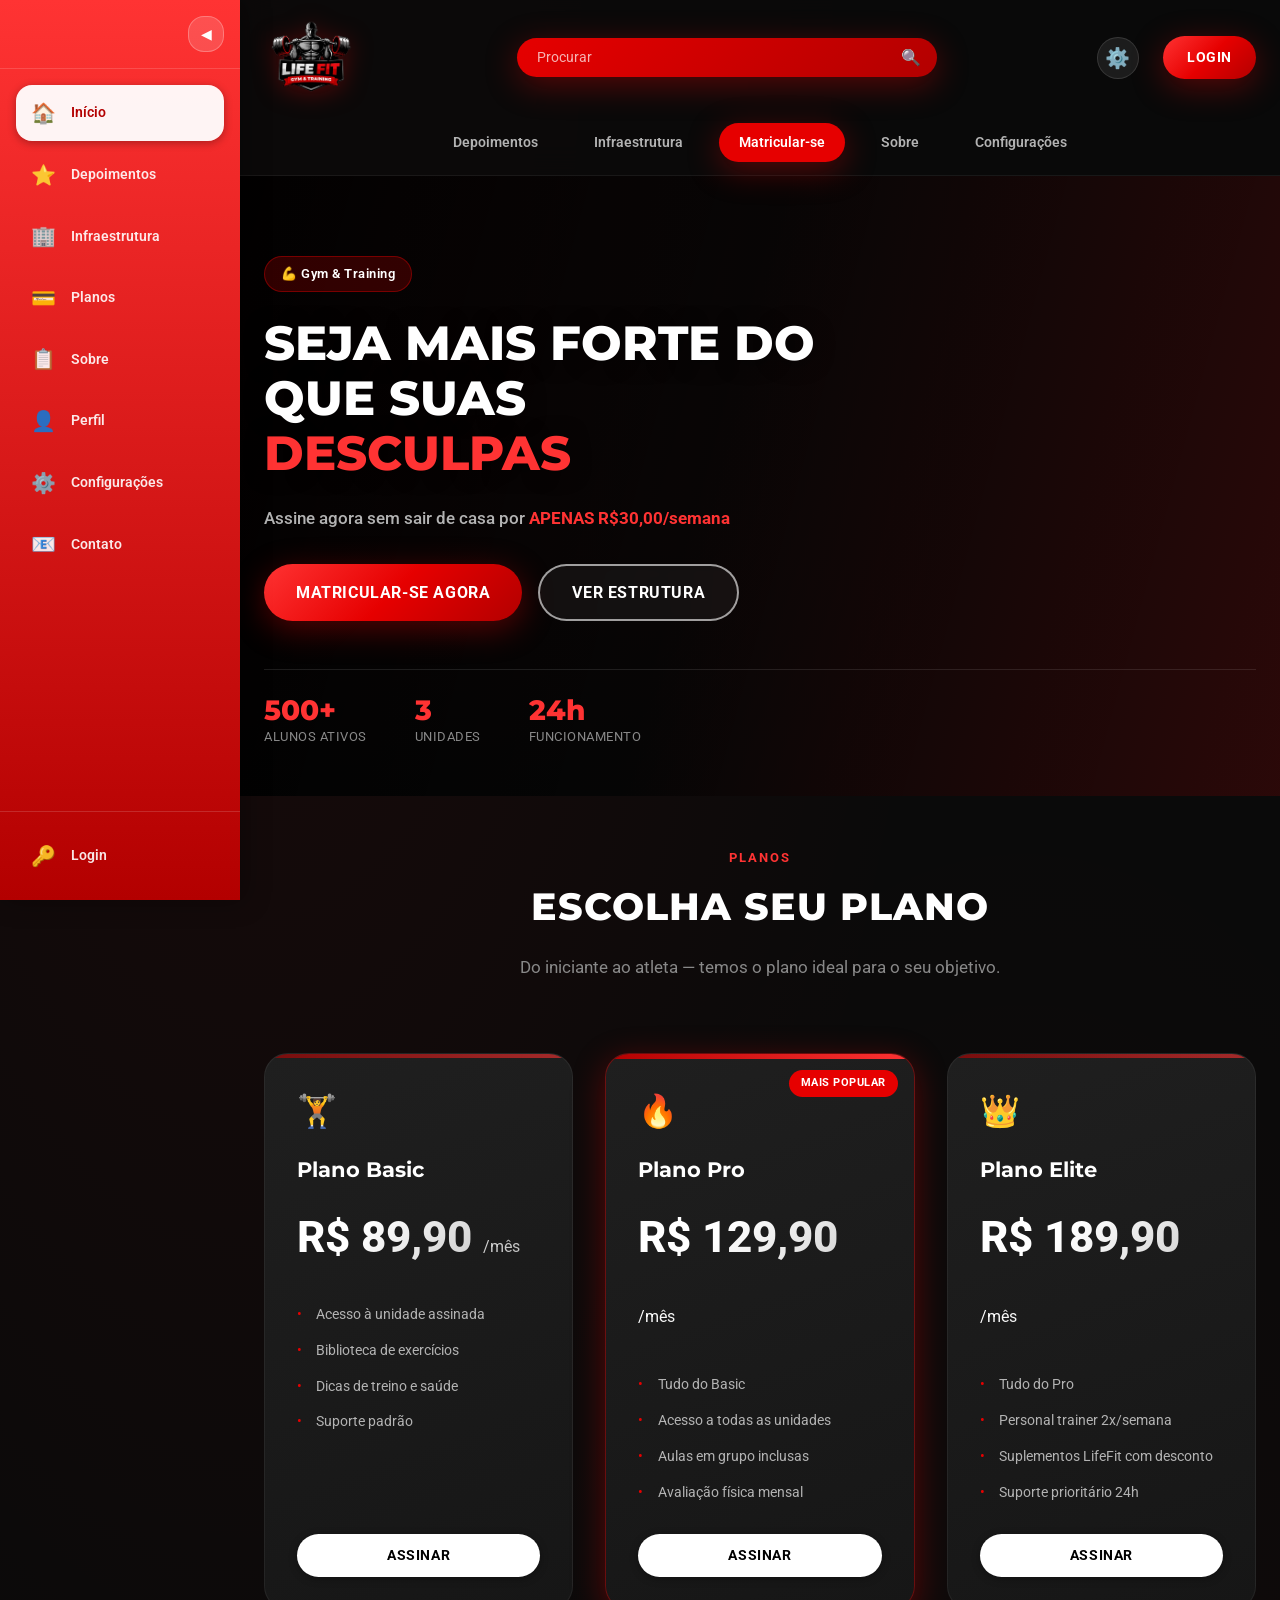
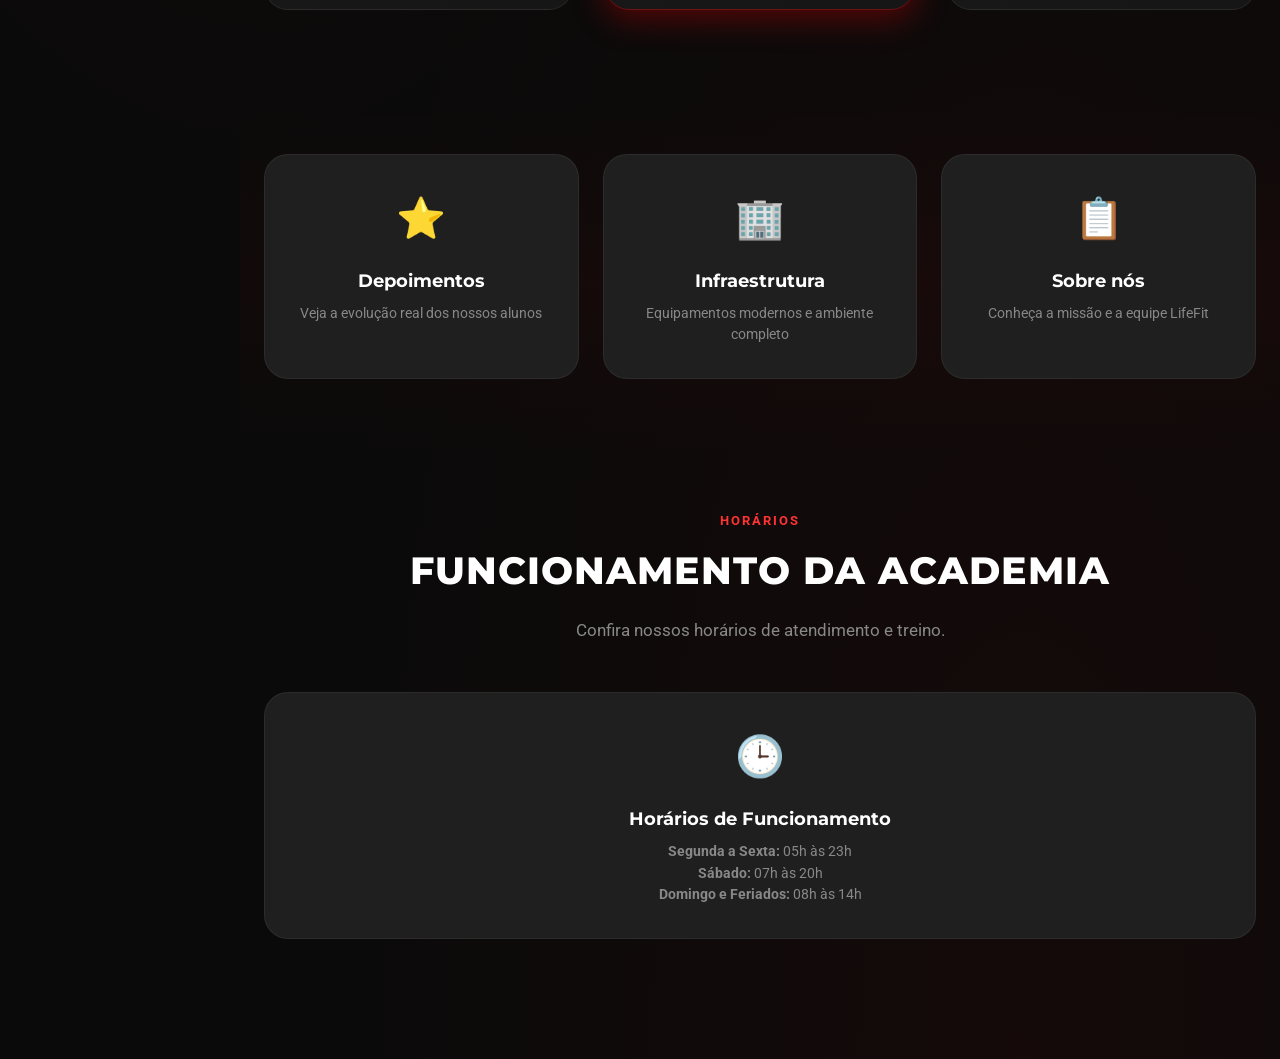
<file: index.html>
<!DOCTYPE html>
<html lang="pt-BR">
<head>
  <meta charset="UTF-8">
  <meta name="viewport" content="width=device-width, initial-scale=1.0">
  <meta name="description" content="LifeFit Gym & Training - Academia com planos Basic, Pro e Elite.">
  <title>LifeFit | Gym & Training</title>
  <link rel="preconnect" href="https://fonts.googleapis.com">
  <link rel="preconnect" href="https://fonts.gstatic.com" crossorigin>
  <link href="https://fonts.googleapis.com/css2?family=Montserrat:wght@600;700;800&family=Roboto:wght@400;500;700&display=swap" rel="stylesheet">
  <link rel="stylesheet" href="css/reset.css">
  <link rel="stylesheet" href="css/variables.css">
  <link rel="stylesheet" href="css/style.css">
  <link rel="stylesheet" href="css/responsive.css">
</head>
<body class="has-bottom-nav" data-page="home">

  <div class="app-layout">
    <aside class="sidebar" id="sidebar" aria-label="Menu lateral"></aside>
    <div class="app-main">

      <!-- Header -->
      <header class="header">
        <div class="header__top">
          <a href="index.html" class="logo">
            <img src="assets/images/logo.png" alt="LifeFit Gym & Training">
          </a>
          <div class="header__search">
            <input type="search" placeholder="Procurar">
            <span class="header__search-icon">🔍</span>
          </div>
          <a href="pages/configuracoes.html" class="header__icon-btn" title="Configurações" aria-label="Configurações">⚙️</a>
          <a href="pages/login.html" class="btn btn--red">Login</a>
          <button class="menu-toggle" id="menuToggle" aria-label="Abrir menu lateral">
            <span class="menu-toggle__bar"></span>
            <span class="menu-toggle__bar"></span>
            <span class="menu-toggle__bar"></span>
          </button>
        </div>
        <nav class="subnav" id="subnav">
          <a href="pages/depoimentos.html" class="subnav__link">Depoimentos</a>
          <a href="pages/infraestrutura.html" class="subnav__link">Infraestrutura</a>
          <a href="pages/planos.html" class="subnav__link subnav__link--active">Matricular-se</a>
          <a href="pages/sobre.html" class="subnav__link">Sobre</a>
          <a href="pages/configuracoes.html" class="subnav__link">Configurações</a>
        </nav>
      </header>

      <main>
        <!-- Hero -->
        <section class="hero">
          <div class="hero__overlay"></div>
          <div class="hero__content">
            <span class="hero__badge">💪 Gym & Training</span>
            <h1 class="hero__title">Seja mais forte do que suas <span class="text-red">desculpas</span></h1>
            <p class="hero__cta">Assine agora sem sair de casa por <strong>APENAS R$30,00/semana</strong></p>
            <div class="hero__actions">
              <a href="pages/planos.html" class="btn btn--red btn--lg">Matricular-se agora</a>
              <a href="pages/infraestrutura.html" class="btn btn--outline btn--lg">Ver estrutura</a>
            </div>
            <div class="hero__stats">
              <div class="hero__stat"><strong>500+</strong><span>Alunos ativos</span></div>
              <div class="hero__stat"><strong>3</strong><span>Unidades</span></div>
              <div class="hero__stat"><strong>24h</strong><span>Funcionamento</span></div>
            </div>
          </div>
        </section>

        <!-- Planos na home -->
        <section class="page-section container">
          <div class="section-header">
            <span class="section-tag">Planos</span>
            <h2 class="page-title">Escolha seu plano</h2>
            <p class="section-desc">Do iniciante ao atleta — temos o plano ideal para o seu objetivo.</p>
          </div>
          <div class="plans-grid">
            <article class="plan-card" data-animate>
              <span class="plan-card__icon">🏋️</span>
              <h3 class="plan-card__name">Plano Basic</h3>
              <p class="plan-card__price">R$ 89,90 <span>/mês</span></p>
              <ul class="plan-card__features">
                <li>Acesso à unidade assinada</li>
                <li>Biblioteca de exercícios</li>
                <li>Dicas de treino e saúde</li>
                <li>Suporte padrão</li>
              </ul>
              <a href="pages/planos.html#basic" class="btn btn--white btn--block">Assinar</a>
            </article>
            <article class="plan-card plan-card--featured" data-animate>
              <span class="plan-card__badge">Mais popular</span>
              <span class="plan-card__icon">🔥</span>
              <h3 class="plan-card__name">Plano Pro</h3>
              <p class="plan-card__price">R$ 129,90 <span>/mês</span></p>
              <ul class="plan-card__features">
                <li>Tudo do Basic</li>
                <li>Acesso a todas as unidades</li>
                <li>Aulas em grupo inclusas</li>
                <li>Avaliação física mensal</li>
              </ul>
              <a href="pages/planos.html#pro" class="btn btn--white btn--block">Assinar</a>
            </article>
            <article class="plan-card" data-animate>
              <span class="plan-card__icon">👑</span>
              <h3 class="plan-card__name">Plano Elite</h3>
              <p class="plan-card__price">R$ 189,90 <span>/mês</span></p>
              <ul class="plan-card__features">
                <li>Tudo do Pro</li>
                <li>Personal trainer 2x/semana</li>
                <li>Suplementos LifeFit com desconto</li>
                <li>Suporte prioritário 24h</li>
              </ul>
              <a href="pages/planos.html#elite" class="btn btn--white btn--block">Assinar</a>
            </article>
          </div>
        </section>

        <!-- Destaques rápidos -->
        <section class="highlights">
          <div class="container highlights__grid">
            <a href="pages/depoimentos.html" class="highlight-card" data-animate>
              <span class="highlight-card__icon">⭐</span>
              <h3>Depoimentos</h3>
              <p>Veja a evolução real dos nossos alunos</p>
            </a>
            <a href="pages/infraestrutura.html" class="highlight-card" data-animate>
              <span class="highlight-card__icon">🏢</span>
              <h3>Infraestrutura</h3>
              <p>Equipamentos modernos e ambiente completo</p>
            </a>
            <a href="pages/sobre.html" class="highlight-card" data-animate>
              <span class="highlight-card__icon">📋</span>
              <h3>Sobre nós</h3>
              <p>Conheça a missão e a equipe LifeFit</p>
            </a>
          </div>
        </section>
        <section class="page-section container">
  <div class="section-header">
    <span class="section-tag">Horários</span>
    <h2 class="page-title">Funcionamento da Academia</h2>
    <p class="section-desc">Confira nossos horários de atendimento e treino.</p>
  </div>

  <div class="highlight-card" data-animate>
    <span class="highlight-card__icon">🕒</span>
    <h3>Horários de Funcionamento</h3>
    <p><strong>Segunda a Sexta:</strong> 05h às 23h</p>
    <p><strong>Sábado:</strong> 07h às 20h</p>
    <p><strong>Domingo e Feriados:</strong> 08h às 14h</p>
  </div>
</section>
      </main>

      <!-- Bottom Nav (mobile) -->
      <nav class="bottom-nav" aria-label="Navegação principal">
        <ul class="bottom-nav__list">
          <li>
            <a href="pages/perfil.html" class="bottom-nav__link">
              <span class="bottom-nav__icon">👤</span>
              Perfil
            </a>
          </li>
          <li>
            <a href="index.html" class="bottom-nav__link bottom-nav__link--active">
              <span class="bottom-nav__icon">🏠</span>
              Início
            </a>
          </li>
          <li>
            <a href="pages/configuracoes.html" class="bottom-nav__link">
              <span class="bottom-nav__icon">⚙️</span>
              Configurações
            </a>
          </li>
        </ul>
      </nav>
    </div>
  </div>

  <script src="js/sidebar.js"></script>
  <script src="js/main.js"></script>
</body>
</html>
</file>
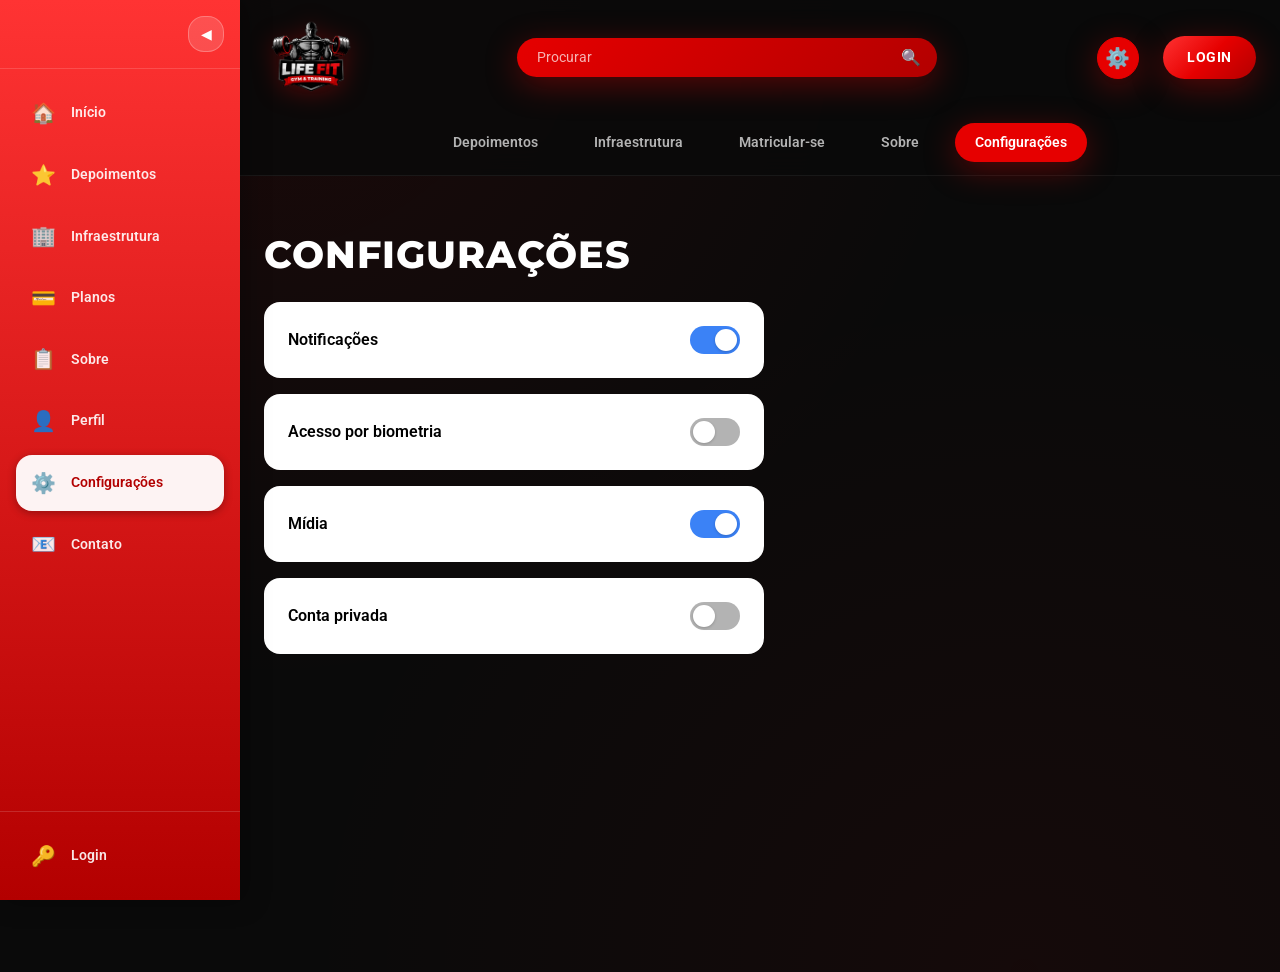
<file: pages/configuracoes.html>
<!DOCTYPE html>
<html lang="pt-BR">
<head>
  <meta charset="UTF-8">
  <meta name="viewport" content="width=device-width, initial-scale=1.0">
  <title>Configurações | LifeFit</title>
  <link rel="preconnect" href="https://fonts.googleapis.com">
  <link rel="preconnect" href="https://fonts.gstatic.com" crossorigin>
  <link href="https://fonts.googleapis.com/css2?family=Montserrat:wght@600;700;800&family=Roboto:wght@400;500;700&display=swap" rel="stylesheet">
  <link rel="stylesheet" href="../css/reset.css">
  <link rel="stylesheet" href="../css/variables.css">
  <link rel="stylesheet" href="../css/style.css">
  <link rel="stylesheet" href="../css/responsive.css">
</head>
<body class="has-bottom-nav" data-page="configuracoes">

  <div class="app-layout">
    <aside class="sidebar" id="sidebar" aria-label="Menu lateral"></aside>
    <div class="app-main">
      <header class="header">
        <div class="header__top">
          <a href="../index.html" class="logo">
            <img src="../assets/images/logo.png" alt="LifeFit">
          </a>
          <div class="header__search">
            <input type="search" placeholder="Procurar">
            <span class="header__search-icon">🔍</span>
          </div>
          <a href="configuracoes.html" class="header__icon-btn header__icon-btn--active" title="Configurações" aria-label="Configurações">⚙️</a>
          <a href="login.html" class="btn btn--red">Login</a>
          <button class="menu-toggle" id="menuToggle" aria-label="Abrir menu">
            <span class="menu-toggle__bar"></span>
            <span class="menu-toggle__bar"></span>
            <span class="menu-toggle__bar"></span>
          </button>
        </div>
        <nav class="subnav" id="subnav">
          <a href="depoimentos.html" class="subnav__link">Depoimentos</a>
          <a href="infraestrutura.html" class="subnav__link">Infraestrutura</a>
          <a href="planos.html" class="subnav__link">Matricular-se</a>
          <a href="sobre.html" class="subnav__link">Sobre</a>
          <a href="configuracoes.html" class="subnav__link subnav__link--active">Configurações</a>
        </nav>
      </header>

      <main class="page-section container">
        <h1 class="page-title">Configurações</h1>

        <div class="settings-list">
          <div class="settings-item">
            <span>Notificações</span>
            <button class="toggle toggle--on" data-toggle aria-label="Notificações">
              <span class="toggle__knob"></span>
            </button>
          </div>
          <div class="settings-item">
            <span>Acesso por biometria</span>
            <button class="toggle" data-toggle aria-label="Biometria">
              <span class="toggle__knob"></span>
            </button>
          </div>
          <div class="settings-item">
            <span>Mídia</span>
            <button class="toggle toggle--on" data-toggle aria-label="Mídia">
              <span class="toggle__knob"></span>
            </button>
          </div>
          <div class="settings-item">
            <span>Conta privada</span>
            <button class="toggle" data-toggle aria-label="Conta privada">
              <span class="toggle__knob"></span>
            </button>
          </div>
        </div>
      </main>

      <nav class="bottom-nav">
        <ul class="bottom-nav__list">
          <li><a href="perfil.html" class="bottom-nav__link"><span class="bottom-nav__icon">👤</span>Perfil</a></li>
          <li><a href="../index.html" class="bottom-nav__link"><span class="bottom-nav__icon">🏠</span>Início</a></li>
          <li><a href="configuracoes.html" class="bottom-nav__link bottom-nav__link--active"><span class="bottom-nav__icon">⚙️</span>Configurações</a></li>
        </ul>
      </nav>
    </div>
  </div>

  <script src="../js/sidebar.js"></script>
  <script src="../js/main.js"></script>
  <script src="../js/configuracoes.js"></script>
</body>
</html>
</file>
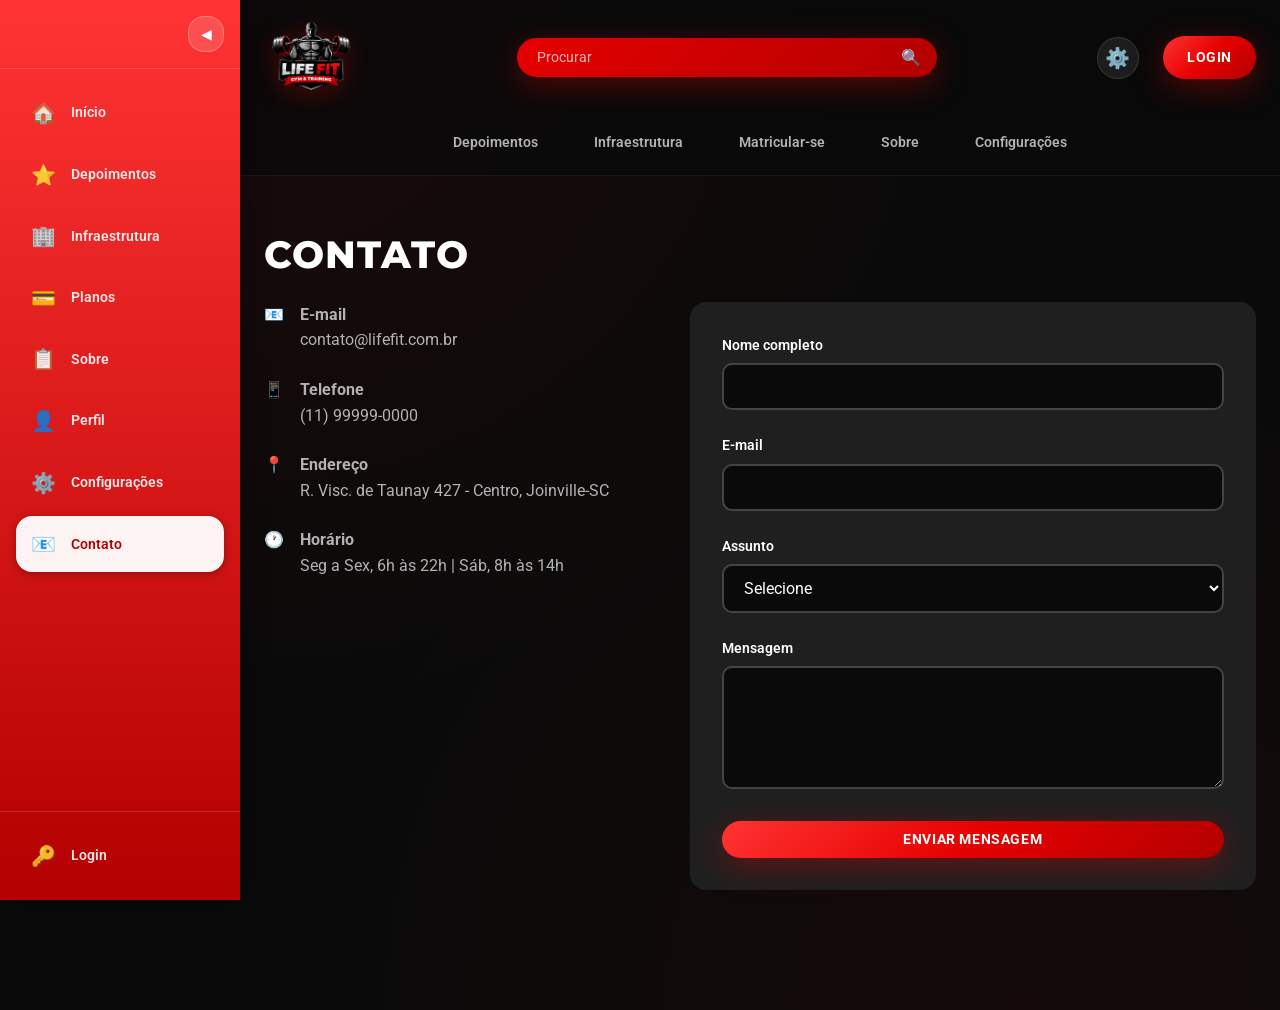
<file: pages/contato.html>
<!DOCTYPE html>
<html lang="pt-BR">
<head>
  <meta charset="UTF-8">
  <meta name="viewport" content="width=device-width, initial-scale=1.0">
  <title>Contato | LifeFit</title>
  <link rel="preconnect" href="https://fonts.googleapis.com">
  <link rel="preconnect" href="https://fonts.gstatic.com" crossorigin>
  <link href="https://fonts.googleapis.com/css2?family=Montserrat:wght@600;700;800&family=Roboto:wght@400;500;700&display=swap" rel="stylesheet">
  <link rel="stylesheet" href="../css/reset.css">
  <link rel="stylesheet" href="../css/variables.css">
  <link rel="stylesheet" href="../css/style.css">
  <link rel="stylesheet" href="../css/responsive.css">
</head>
<body class="has-bottom-nav" data-page="contato">

  <div class="app-layout">
    <aside class="sidebar" id="sidebar" aria-label="Menu lateral"></aside>
    <div class="app-main">
      <header class="header">
        <div class="header__top">
          <a href="../index.html" class="logo">
            <img src="../assets/images/logo.png" alt="LifeFit">
          </a>
          <div class="header__search">
            <input type="search" placeholder="Procurar">
            <span class="header__search-icon">🔍</span>
          </div>
          <a href="configuracoes.html" class="header__icon-btn" title="Configurações" aria-label="Configurações">⚙️</a>
          <a href="login.html" class="btn btn--red">Login</a>
          <button class="menu-toggle" id="menuToggle" aria-label="Abrir menu">
            <span class="menu-toggle__bar"></span>
            <span class="menu-toggle__bar"></span>
            <span class="menu-toggle__bar"></span>
          </button>
        </div>
        <nav class="subnav" id="subnav">
          <a href="depoimentos.html" class="subnav__link">Depoimentos</a>
          <a href="infraestrutura.html" class="subnav__link">Infraestrutura</a>
          <a href="planos.html" class="subnav__link">Matricular-se</a>
          <a href="sobre.html" class="subnav__link">Sobre</a>
          <a href="configuracoes.html" class="subnav__link">Configurações</a>
        </nav>
      </header>

      <main class="page-section container">
        <h1 class="page-title">Contato</h1>

        <div class="contact-grid">
          <div class="contact-info">
            <div class="contact-info__item">
              <span>📧</span>
              <div>
                <strong>E-mail</strong>
                <p>contato@lifefit.com.br</p>
              </div>
            </div>
            <div class="contact-info__item">
              <span>📱</span>
              <div>
                <strong>Telefone</strong>
                <p>(11) 99999-0000</p>
              </div>
            </div>
            <div class="contact-info__item">
              <span>📍</span>
              <div>
                <strong>Endereço</strong>
                <p>R. Visc. de Taunay 427 - Centro, Joinville-SC</p>
              </div>
            </div>
            <div class="contact-info__item">
              <span>🕐</span>
              <div>
                <strong>Horário</strong>
                <p>Seg a Sex, 6h às 22h | Sáb, 8h às 14h</p>
              </div>
            </div>
          </div>

          <form class="contact-form" id="contactForm" novalidate>
            <div class="form-group">
              <label for="nome">Nome completo</label>
              <input type="text" id="nome" name="nome" required>
              <span class="form-error" id="erroNome"></span>
            </div>
            <div class="form-group">
              <label for="email">E-mail</label>
              <input type="email" id="email" name="email" required>
              <span class="form-error" id="erroEmail"></span>
            </div>
            <div class="form-group">
              <label for="assunto">Assunto</label>
              <select id="assunto" name="assunto" required>
                <option value="">Selecione</option>
                <option value="matricula">Matrícula / Planos</option>
                <option value="suporte">Suporte</option>
                <option value="outro">Outro</option>
              </select>
              <span class="form-error" id="erroAssunto"></span>
            </div>
            <div class="form-group">
              <label for="mensagem">Mensagem</label>
              <textarea id="mensagem" name="mensagem" rows="5" required></textarea>
              <span class="form-error" id="erroMensagem"></span>
            </div>
            <button type="submit" class="btn btn--red btn--block">Enviar mensagem</button>
            <div class="form-success" id="formSuccess" hidden>
              <p>Mensagem enviada com sucesso!</p>
            </div>
          </form>
        </div>
      </main>

      <nav class="bottom-nav">
        <ul class="bottom-nav__list">
          <li><a href="perfil.html" class="bottom-nav__link"><span class="bottom-nav__icon">👤</span>Perfil</a></li>
          <li><a href="../index.html" class="bottom-nav__link"><span class="bottom-nav__icon">🏠</span>Início</a></li>
          <li><a href="configuracoes.html" class="bottom-nav__link"><span class="bottom-nav__icon">⚙️</span>Configurações</a></li>
        </ul>
      </nav>
    </div>
  </div>

  <script src="../js/sidebar.js"></script>
  <script src="../js/main.js"></script>
  <script src="../js/contato.js"></script>
</body>
</html>
</file>
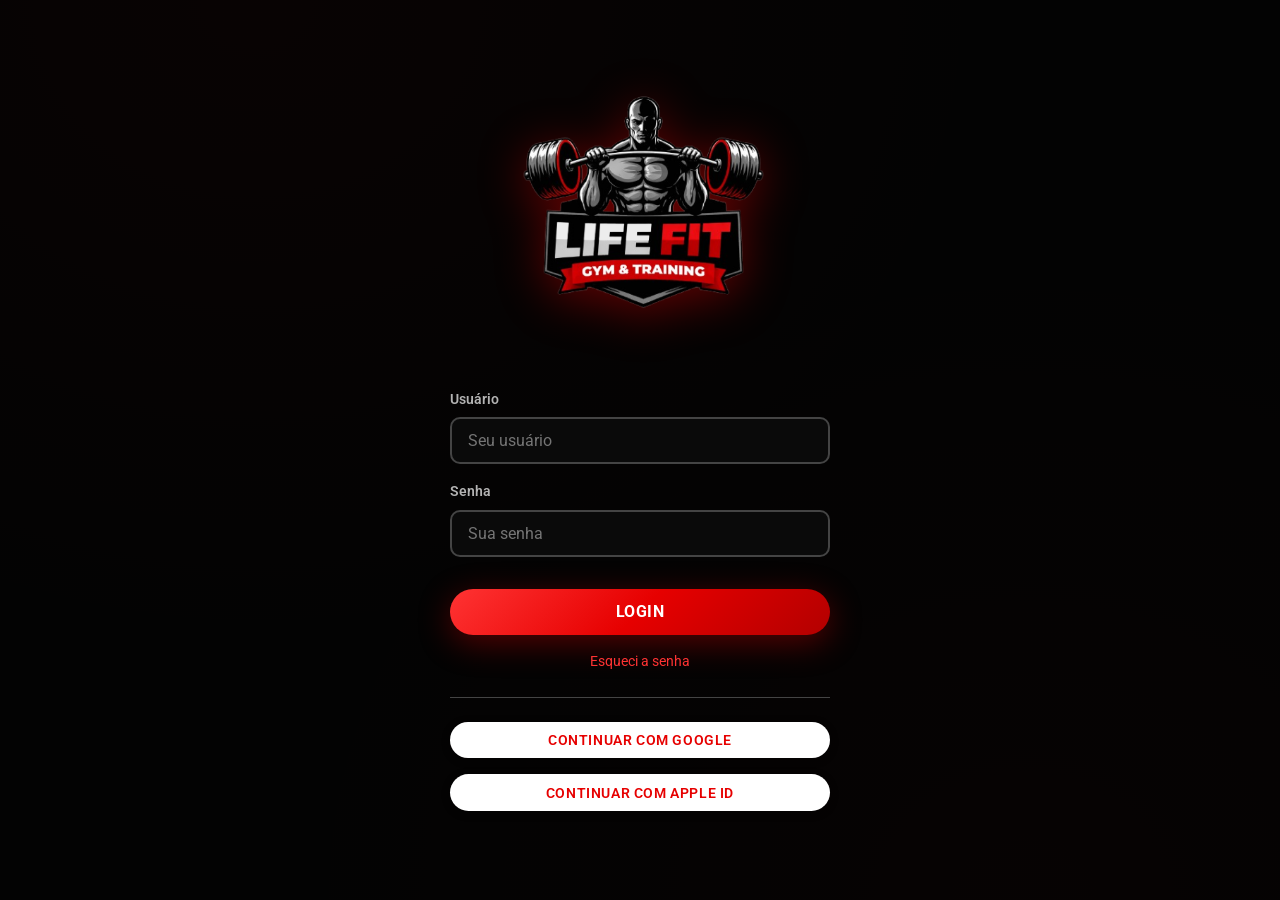
<file: pages/login.html>
<!DOCTYPE html>
<html lang="pt-BR">
<head>
  <meta charset="UTF-8">
  <meta name="viewport" content="width=device-width, initial-scale=1.0">
  <title>Login | LifeFit</title>
  <link rel="preconnect" href="https://fonts.googleapis.com">
  <link rel="preconnect" href="https://fonts.gstatic.com" crossorigin>
  <link href="https://fonts.googleapis.com/css2?family=Montserrat:wght@600;700;800&family=Roboto:wght@400;500;700&display=swap" rel="stylesheet">
  <link rel="stylesheet" href="../css/reset.css">
  <link rel="stylesheet" href="../css/variables.css">
  <link rel="stylesheet" href="../css/style.css">
  <link rel="stylesheet" href="../css/responsive.css">
</head>
<body>

  <main class="login-page">
    <div class="login-box">
      <div class="login-box__logo">
        <img src="../assets/images/logo.png" alt="LifeFit Gym & Training">
      </div>

      <form class="login-form" id="loginForm" novalidate>
        <div class="form-group">
          <label for="usuario">Usuário</label>
          <input type="text" id="usuario" name="usuario" placeholder="Seu usuário" required>
          <span class="form-error" id="erroUsuario"></span>
        </div>
        <div class="form-group">
          <label for="senha">Senha</label>
          <input type="password" id="senha" name="senha" placeholder="Sua senha" required>
          <span class="form-error" id="erroSenha"></span>
        </div>
        <button type="submit" class="btn btn--red">Login</button>
        <a href="#" class="login-form__forgot">Esqueci a senha</a>
        <hr class="login-divider">
        <div class="login-social">
          <button type="button" class="btn btn--white">Continuar com Google</button>
          <button type="button" class="btn btn--white">Continuar com Apple ID</button>
        </div>
      </form>
    </div>
  </main>

  <script src="../js/login.js"></script>
</body>
</html>
</file>
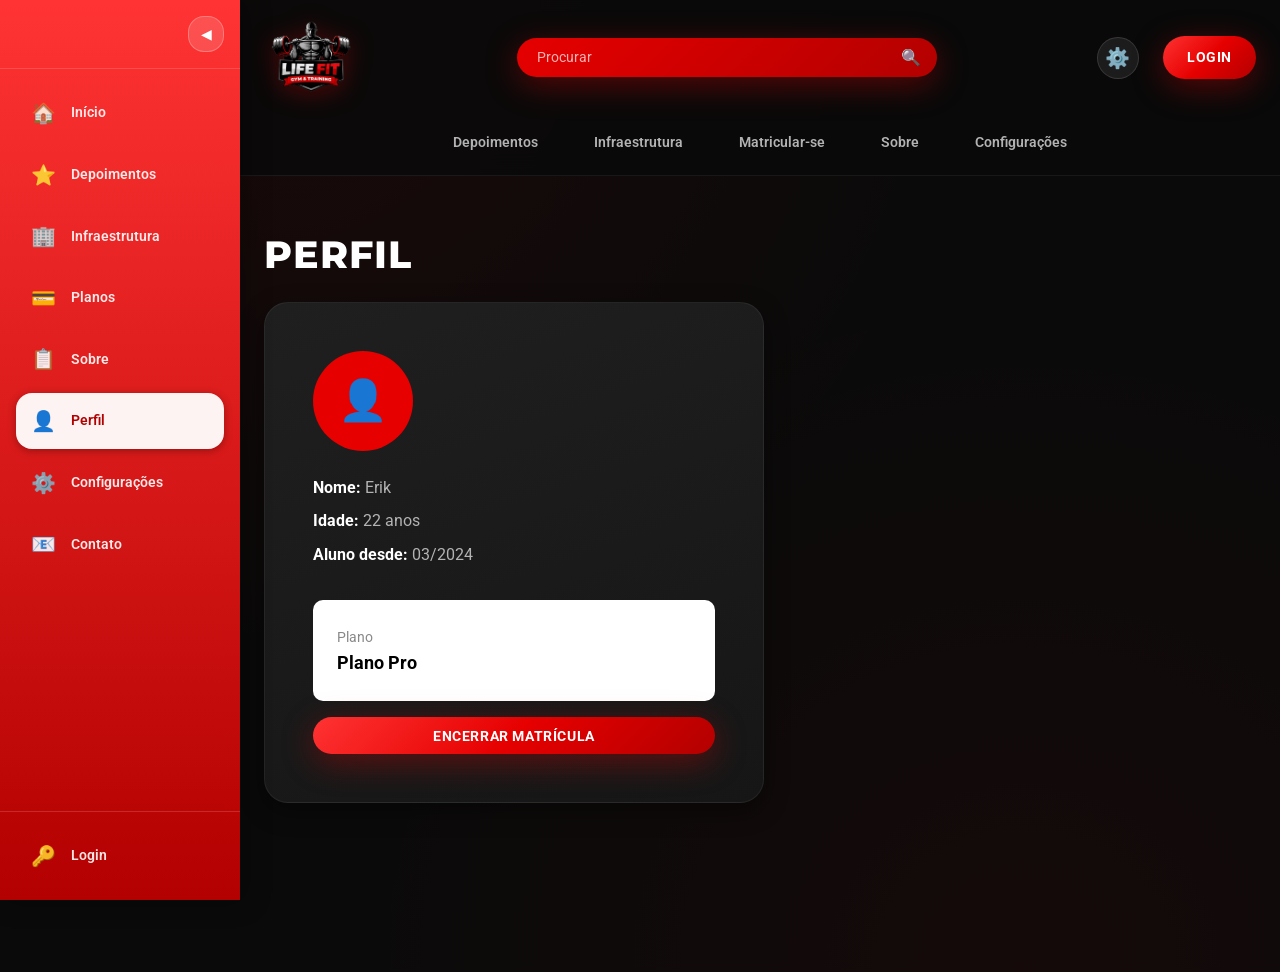
<file: pages/perfil.html>
<!DOCTYPE html>
<html lang="pt-BR">
<head>
  <meta charset="UTF-8">
  <meta name="viewport" content="width=device-width, initial-scale=1.0">
  <title>Perfil | LifeFit</title>
  <link rel="preconnect" href="https://fonts.googleapis.com">
  <link rel="preconnect" href="https://fonts.gstatic.com" crossorigin>
  <link href="https://fonts.googleapis.com/css2?family=Montserrat:wght@600;700;800&family=Roboto:wght@400;500;700&display=swap" rel="stylesheet">
  <link rel="stylesheet" href="../css/reset.css">
  <link rel="stylesheet" href="../css/variables.css">
  <link rel="stylesheet" href="../css/style.css">
  <link rel="stylesheet" href="../css/responsive.css">
</head>
<body class="has-bottom-nav" data-page="perfil">

  <div class="app-layout">
    <aside class="sidebar" id="sidebar" aria-label="Menu lateral"></aside>
    <div class="app-main">
      <header class="header">
        <div class="header__top">
          <a href="../index.html" class="logo">
            <img src="../assets/images/logo.png" alt="LifeFit">
          </a>
          <div class="header__search">
            <input type="search" placeholder="Procurar">
            <span class="header__search-icon">🔍</span>
          </div>
          <a href="configuracoes.html" class="header__icon-btn" title="Configurações" aria-label="Configurações">⚙️</a>
          <a href="login.html" class="btn btn--red">Login</a>
          <button class="menu-toggle" id="menuToggle" aria-label="Abrir menu">
            <span class="menu-toggle__bar"></span>
            <span class="menu-toggle__bar"></span>
            <span class="menu-toggle__bar"></span>
          </button>
        </div>
        <nav class="subnav" id="subnav">
          <a href="depoimentos.html" class="subnav__link">Depoimentos</a>
          <a href="infraestrutura.html" class="subnav__link">Infraestrutura</a>
          <a href="planos.html" class="subnav__link">Matricular-se</a>
          <a href="sobre.html" class="subnav__link">Sobre</a>
          <a href="configuracoes.html" class="subnav__link">Configurações</a>
        </nav>
      </header>

      <main class="page-section container">
        <h1 class="page-title">Perfil</h1>

        <div class="profile-card">
          <div class="profile-card__avatar">👤</div>
          <div class="profile-card__info">
            <p><strong>Nome:</strong> Erik</p>
            <p><strong>Idade:</strong> 22 anos</p>
            <p><strong>Aluno desde:</strong> 03/2024</p>
          </div>
          <div class="profile-plan">
            <span class="profile-plan__label">Plano</span>
            <p class="profile-plan__name">Plano Pro</p>
          </div>
          <button class="btn btn--red btn--block" style="margin-top:1rem" id="btnEncerrar">
            Encerrar matrícula
          </button>
        </div>
      </main>

      <nav class="bottom-nav">
        <ul class="bottom-nav__list">
          <li><a href="perfil.html" class="bottom-nav__link bottom-nav__link--active"><span class="bottom-nav__icon">👤</span>Perfil</a></li>
          <li><a href="../index.html" class="bottom-nav__link"><span class="bottom-nav__icon">🏠</span>Início</a></li>
          <li><a href="configuracoes.html" class="bottom-nav__link"><span class="bottom-nav__icon">⚙️</span>Configurações</a></li>
        </ul>
      </nav>
    </div>
  </div>

  <!-- Modal de confirmação -->
  <div class="modal-overlay" id="modalOverlay">
    <div class="modal">
      <p class="modal__title">Tem certeza que deseja excluir a conta?</p>
      <div class="modal__actions">
        <button class="modal__btn--yes" id="btnSim">SIM</button>
        <button class="modal__btn--no" id="btnNao">NÃO</button>
      </div>
    </div>
  </div>

  <script src="../js/sidebar.js"></script>
  <script src="../js/main.js"></script>
  <script src="../js/perfil.js"></script>
</body>
</html>
</file>
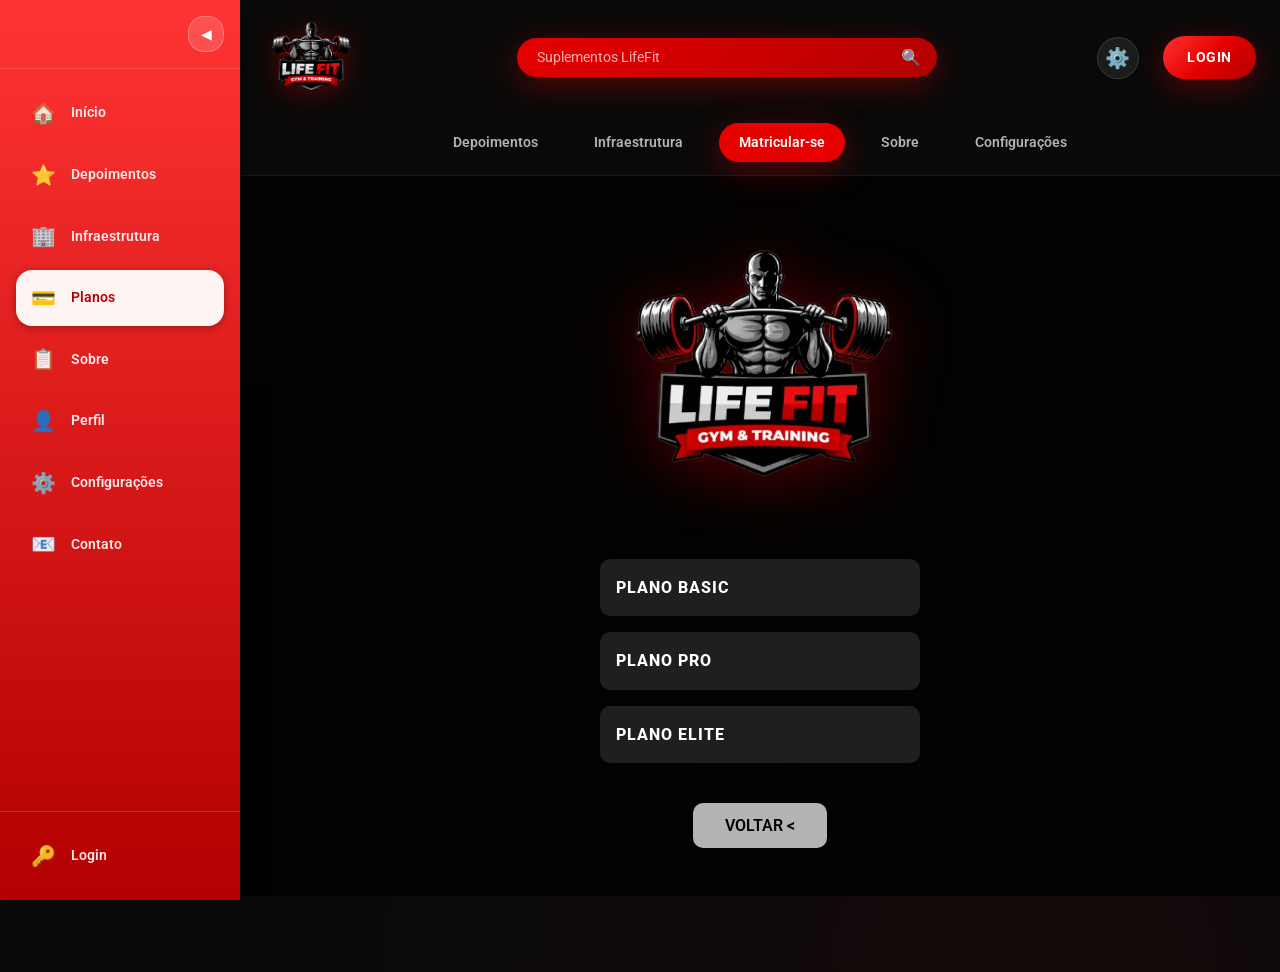
<file: pages/planos.html>
<!DOCTYPE html>
<html lang="pt-BR">
<head>
  <meta charset="UTF-8">
  <meta name="viewport" content="width=device-width, initial-scale=1.0">
  <title>Planos | LifeFit</title>
  <link rel="preconnect" href="https://fonts.googleapis.com">
  <link rel="preconnect" href="https://fonts.gstatic.com" crossorigin>
  <link href="https://fonts.googleapis.com/css2?family=Montserrat:wght@600;700;800&family=Roboto:wght@400;500;700&display=swap" rel="stylesheet">
  <link rel="stylesheet" href="../css/reset.css">
  <link rel="stylesheet" href="../css/variables.css">
  <link rel="stylesheet" href="../css/style.css">
  <link rel="stylesheet" href="../css/responsive.css">
</head>
<body class="has-bottom-nav" data-page="planos">

  <div class="app-layout">
    <aside class="sidebar" id="sidebar" aria-label="Menu lateral"></aside>
    <div class="app-main">
      <header class="header">
        <div class="header__top">
          <a href="../index.html" class="logo">
            <img src="../assets/images/logo.png" alt="LifeFit">
          </a>
          <div class="header__search">
            <input type="search" placeholder="Suplementos LifeFit">
            <span class="header__search-icon">🔍</span>
          </div>
          <a href="configuracoes.html" class="header__icon-btn" title="Configurações" aria-label="Configurações">⚙️</a>
          <a href="login.html" class="btn btn--red">Login</a>
          <button class="menu-toggle" id="menuToggle" aria-label="Abrir menu">
            <span class="menu-toggle__bar"></span>
            <span class="menu-toggle__bar"></span>
            <span class="menu-toggle__bar"></span>
          </button>
        </div>
        <nav class="subnav" id="subnav">
          <a href="depoimentos.html" class="subnav__link">Depoimentos</a>
          <a href="infraestrutura.html" class="subnav__link">Infraestrutura</a>
          <a href="planos.html" class="subnav__link subnav__link--active">Matricular-se</a>
          <a href="sobre.html" class="subnav__link">Sobre</a>
          <a href="configuracoes.html" class="subnav__link">Configurações</a>
        </nav>
      </header>

      <main>
        <!-- Seleção de planos (estilo Figma mobile) -->
        <section class="plans-select" id="plansSelect">
          <div class="plans-select__logo">
            <img src="../assets/images/logo.png" alt="LifeFit">
          </div>
          <a href="#basic" class="plans-select__btn" data-plan="basic">PLANO BASIC</a>
          <a href="#pro" class="plans-select__btn" data-plan="pro">PLANO PRO</a>
          <a href="#elite" class="plans-select__btn" data-plan="elite">PLANO ELITE</a>
          <a href="../index.html" class="plans-select__back">VOLTAR &lt;</a>
        </section>

        <!-- Detalhe do plano Basic -->
        <section class="plan-detail container" id="basic" hidden>
          <article class="plan-card">
            <h3 class="plan-card__name">Plano Basic</h3>
            <p class="plan-card__price">R$ 89,90 <span>/mês</span></p>
            <ul class="plan-card__features">
              <li>Acesso à unidade assinada</li>
              <li>Biblioteca de exercícios</li>
              <li>Dicas de treino e saúde</li>
              <li>Suporte padrão</li>
            </ul>
            <a href="contato.html" class="btn btn--white btn--block">Adquirir</a>
            <button class="btn btn--outline btn--block" style="margin-top:0.5rem" data-back>Voltar</button>
          </article>
        </section>

        <section class="plan-detail container" id="pro" hidden>
          <article class="plan-card plan-card--featured">
            <h3 class="plan-card__name">Plano Pro</h3>
            <p class="plan-card__price">R$ 129,90 <span>/mês</span></p>
            <ul class="plan-card__features">
              <li>Tudo do Basic</li>
              <li>Acesso a todas as unidades</li>
              <li>Aulas em grupo inclusas</li>
              <li>Avaliação física mensal</li>
            </ul>
            <a href="contato.html" class="btn btn--white btn--block">Adquirir</a>
            <button class="btn btn--outline btn--block" style="margin-top:0.5rem" data-back>Voltar</button>
          </article>
        </section>

        <section class="plan-detail container" id="elite" hidden>
          <article class="plan-card">
            <h3 class="plan-card__name">Plano Elite</h3>
            <p class="plan-card__price">R$ 189,90 <span>/mês</span></p>
            <ul class="plan-card__features">
              <li>Tudo do Pro</li>
              <li>Personal trainer 2x/semana</li>
              <li>Suplementos LifeFit com desconto</li>
              <li>Suporte prioritário 24h</li>
            </ul>
            <a href="contato.html" class="btn btn--white btn--block">Adquirir</a>
            <button class="btn btn--outline btn--block" style="margin-top:0.5rem" data-back>Voltar</button>
          </article>
        </section>
      </main>

      <nav class="bottom-nav">
        <ul class="bottom-nav__list">
          <li><a href="perfil.html" class="bottom-nav__link"><span class="bottom-nav__icon">👤</span>Perfil</a></li>
          <li><a href="../index.html" class="bottom-nav__link"><span class="bottom-nav__icon">🏠</span>Início</a></li>
          <li><a href="configuracoes.html" class="bottom-nav__link"><span class="bottom-nav__icon">⚙️</span>Configurações</a></li>
        </ul>
      </nav>
    </div>
  </div>

  <script src="../js/sidebar.js"></script>
  <script src="../js/main.js"></script>
  <script src="../js/planos.js"></script>
</body>
</html>
</file>
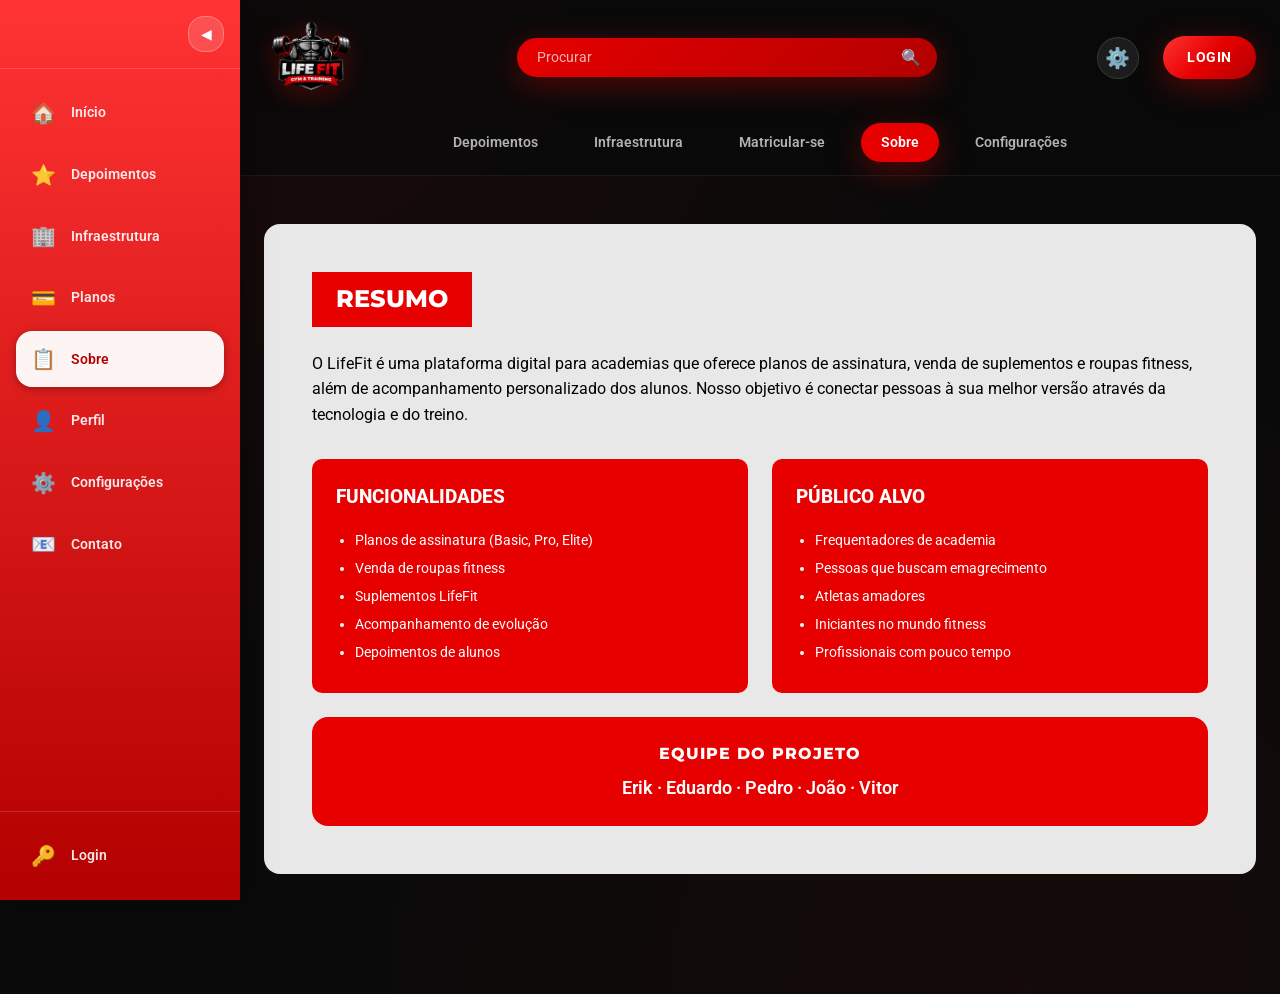
<file: pages/sobre.html>
<!DOCTYPE html>
<html lang="pt-BR">
<head>
  <meta charset="UTF-8">
  <meta name="viewport" content="width=device-width, initial-scale=1.0">
  <title>Sobre | LifeFit</title>
  <link rel="preconnect" href="https://fonts.googleapis.com">
  <link rel="preconnect" href="https://fonts.gstatic.com" crossorigin>
  <link href="https://fonts.googleapis.com/css2?family=Montserrat:wght@600;700;800&family=Roboto:wght@400;500;700&display=swap" rel="stylesheet">
  <link rel="stylesheet" href="../css/reset.css">
  <link rel="stylesheet" href="../css/variables.css">
  <link rel="stylesheet" href="../css/style.css">
  <link rel="stylesheet" href="../css/responsive.css">
</head>
<body class="has-bottom-nav" data-page="sobre">

  <div class="app-layout">
    <aside class="sidebar" id="sidebar" aria-label="Menu lateral"></aside>
    <div class="app-main">
      <header class="header">
        <div class="header__top">
          <a href="../index.html" class="logo">
            <img src="../assets/images/logo.png" alt="LifeFit">
          </a>
          <div class="header__search">
            <input type="search" placeholder="Procurar">
            <span class="header__search-icon">🔍</span>
          </div>
          <a href="configuracoes.html" class="header__icon-btn" title="Configurações" aria-label="Configurações">⚙️</a>
          <a href="login.html" class="btn btn--red">Login</a>
          <button class="menu-toggle" id="menuToggle" aria-label="Abrir menu">
            <span class="menu-toggle__bar"></span>
            <span class="menu-toggle__bar"></span>
            <span class="menu-toggle__bar"></span>
          </button>
        </div>
        <nav class="subnav" id="subnav">
          <a href="depoimentos.html" class="subnav__link">Depoimentos</a>
          <a href="infraestrutura.html" class="subnav__link">Infraestrutura</a>
          <a href="planos.html" class="subnav__link">Matricular-se</a>
          <a href="sobre.html" class="subnav__link subnav__link--active">Sobre</a>
          <a href="configuracoes.html" class="subnav__link">Configurações</a>
        </nav>
      </header>

      <main class="page-section container">
        <div class="about-box">
          <h1 class="about-box__title">RESUMO</h1>
          <p>
            O LifeFit é uma plataforma digital para academias que oferece planos de assinatura,
            venda de suplementos e roupas fitness, além de acompanhamento personalizado dos alunos.
            Nosso objetivo é conectar pessoas à sua melhor versão através da tecnologia e do treino.
          </p>

          <div class="about-grid">
            <div class="about-feature">
              <h3>Funcionalidades</h3>
              <ul>
                <li>Planos de assinatura (Basic, Pro, Elite)</li>
                <li>Venda de roupas fitness</li>
                <li>Suplementos LifeFit</li>
                <li>Acompanhamento de evolução</li>
                <li>Depoimentos de alunos</li>
              </ul>
            </div>
            <div class="about-feature">
              <h3>Público alvo</h3>
              <ul>
                <li>Frequentadores de academia</li>
                <li>Pessoas que buscam emagrecimento</li>
                <li>Atletas amadores</li>
                <li>Iniciantes no mundo fitness</li>
                <li>Profissionais com pouco tempo</li>
              </ul>
            </div>
          </div>

          <div class="about-team">
            <h3>Equipe do projeto</h3>
            <p>Erik · Eduardo · Pedro · João · Vitor</p>
          </div>
        </div>
      </main>

      <nav class="bottom-nav">
        <ul class="bottom-nav__list">
          <li><a href="perfil.html" class="bottom-nav__link"><span class="bottom-nav__icon">👤</span>Perfil</a></li>
          <li><a href="../index.html" class="bottom-nav__link"><span class="bottom-nav__icon">🏠</span>Início</a></li>
          <li><a href="configuracoes.html" class="bottom-nav__link"><span class="bottom-nav__icon">⚙️</span>Configurações</a></li>
        </ul>
      </nav>
    </div>
  </div>

  <script src="../js/sidebar.js"></script>
  <script src="../js/main.js"></script>
</body>
</html>
</file>
<file: css/variables.css>
/* Variáveis do LifeFit Gym */
:root {
  --color-red: #e60000;
  --color-red-dark: #b30000;
  --color-red-light: #ff3333;
  --color-red-glow: rgba(230, 0, 0, 0.35);

  --color-bg-dark: #0a0a0a;
  --color-bg-elevated: #161616;
  --color-bg-card: #1f1f1f;
  --color-bg-card-hover: #282828;
  --color-bg-input: #ffffff;
  --color-bg-nav: transparent;

  --color-white: #ffffff;
  --color-black: #000000;
  --color-gray: #888888;
  --color-gray-light: #b3b3b3;

  --font-main: 'Roboto', sans-serif;
  --font-title: 'Montserrat', sans-serif;

  --space-xs: 0.5rem;
  --space-sm: 1rem;
  --space-md: 1.5rem;
  --space-lg: 2rem;
  --space-xl: 3rem;
  --space-2xl: 5rem;

  --radius-sm: 10px;
  --radius-md: 16px;
  --radius-lg: 24px;
  --radius-xl: 32px;
  --radius-full: 9999px;

  --shadow-sm: 0 2px 8px rgba(0, 0, 0, 0.3);
  --shadow-md: 0 8px 24px rgba(0, 0, 0, 0.4);
  --shadow-lg: 0 16px 48px rgba(0, 0, 0, 0.5);
  --shadow-red: 0 8px 32px var(--color-red-glow);

  --sidebar-width: 240px;
  --sidebar-width-collapsed: 76px;
  --header-height: 88px;
  --bottom-nav-height: 72px;
  --container-width: 1140px;
  --logo-height: 88px;
}
</file>
<file: css/style.css>
/* Estilos principais - LifeFit Gym & Training */

body {
  font-family: var(--font-main);
  font-size: 1rem;
  line-height: 1.6;
  color: var(--color-white);
  background-color: var(--color-bg-dark);
  background-image:
    radial-gradient(ellipse at 20% 0%, rgba(230, 0, 0, 0.08) 0%, transparent 50%),
    radial-gradient(ellipse at 80% 100%, rgba(230, 0, 0, 0.05) 0%, transparent 50%);
  min-height: 100vh;
}

body.has-bottom-nav {
  padding-bottom: var(--bottom-nav-height);
}

/* Layout com sidebar esquerda rebatível */
.app-layout {
  display: flex;
  min-height: 100vh;
}

.app-main {
  flex: 1;
  min-width: 0;
  margin-left: var(--sidebar-width);
  transition: margin-left 0.3s ease;
}

.app-layout--collapsed .app-main {
  margin-left: var(--sidebar-width-collapsed);
}

.sidebar {
  display: none;
  width: var(--sidebar-width);
  background: linear-gradient(180deg, var(--color-red-light) 0%, var(--color-red-dark) 100%);
  flex-direction: column;
  position: fixed;
  left: 0;
  top: 0;
  bottom: 0;
  z-index: 600;
  box-shadow: 4px 0 24px rgba(0, 0, 0, 0.35);
  transition: width 0.3s ease;
  overflow: hidden;
}

.sidebar--collapsed {
  width: var(--sidebar-width-collapsed);
}

.sidebar__header {
  display: flex;
  justify-content: flex-end;
  padding: var(--space-sm);
  border-bottom: 1px solid rgba(255, 255, 255, 0.15);
}

.sidebar__toggle {
  width: 36px;
  height: 36px;
  border-radius: var(--radius-md);
  background: rgba(255, 255, 255, 0.15);
  border: 1px solid rgba(255, 255, 255, 0.25);
  color: var(--color-white);
  display: flex;
  align-items: center;
  justify-content: center;
  transition: background 0.2s, transform 0.2s;
  flex-shrink: 0;
}

.sidebar__toggle:hover {
  background: rgba(255, 255, 255, 0.3);
}

.sidebar__toggle-icon {
  display: block;
  font-size: 0.85rem;
  transition: transform 0.3s ease;
}

.sidebar--collapsed .sidebar__toggle-icon {
  transform: rotate(180deg);
}

.sidebar__nav {
  flex: 1;
  padding: var(--space-sm);
  display: flex;
  flex-direction: column;
  gap: 0.35rem;
  overflow-y: auto;
  scrollbar-width: thin;
  scrollbar-color: rgba(255, 255, 255, 0.35) transparent;
}

.sidebar__nav::-webkit-scrollbar {
  width: 4px;
}

.sidebar__nav::-webkit-scrollbar-track {
  background: transparent;
}

.sidebar__nav::-webkit-scrollbar-thumb {
  background: rgba(255, 255, 255, 0.35);
  border-radius: var(--radius-full);
}

.sidebar__nav::-webkit-scrollbar-thumb:hover {
  background: rgba(255, 255, 255, 0.55);
}

.sidebar__footer {
  padding: var(--space-sm);
  border-top: 1px solid rgba(255, 255, 255, 0.15);
}

.sidebar__link {
  display: flex;
  align-items: center;
  gap: 0.85rem;
  padding: 0.75rem 0.85rem;
  border-radius: var(--radius-md);
  color: rgba(255, 255, 255, 0.9);
  font-weight: 600;
  font-size: 0.9rem;
  transition: background 0.2s, transform 0.2s;
  white-space: nowrap;
}

.sidebar__link:hover {
  background: rgba(255, 255, 255, 0.15);
  transform: translateX(3px);
}

.sidebar__link--active {
  background: rgba(255, 255, 255, 0.95);
  color: var(--color-red-dark);
  box-shadow: var(--shadow-sm);
}

.sidebar__link-icon {
  font-size: 1.25rem;
  width: 28px;
  text-align: center;
  flex-shrink: 0;
}

.sidebar__link-text {
  transition: opacity 0.2s ease;
}

.sidebar--collapsed .sidebar__link {
  justify-content: center;
  padding: 0.5rem 0;
  width: 100%;
}

.sidebar--collapsed .sidebar__link-text {
  opacity: 0;
  width: 0;
  overflow: hidden;
}

.sidebar--collapsed .sidebar__link--active {
  background: transparent;
  color: var(--color-white);
  box-shadow: none;
}

.sidebar--collapsed .sidebar__link--active .sidebar__link-icon {
  display: flex;
  align-items: center;
  justify-content: center;
  width: 44px;
  height: 44px;
  background: rgba(255, 255, 255, 0.95);
  border-radius: var(--radius-md);
  box-shadow: var(--shadow-sm);
}

.sidebar--collapsed .sidebar__link:hover {
  transform: none;
  background: transparent;
}

.sidebar--collapsed .sidebar__link:hover .sidebar__link-icon {
  background: rgba(255, 255, 255, 0.2);
  border-radius: var(--radius-md);
}

.sidebar--collapsed .sidebar__link--active:hover .sidebar__link-icon {
  background: rgba(255, 255, 255, 0.95);
}

.sidebar--collapsed .sidebar__header {
  justify-content: center;
  padding: var(--space-sm) 0.35rem;
}

.container {
  max-width: var(--container-width);
  margin: 0 auto;
  padding: 0 var(--space-md);
}

/* Header */
.header {
  position: sticky;
  top: 0;
  z-index: 500;
  background: rgba(10, 10, 10, 0.85);
  backdrop-filter: blur(16px);
  border-bottom: 1px solid rgba(255, 255, 255, 0.06);
}

.header__top {
  display: flex;
  align-items: center;
  gap: var(--space-md);
  padding: 0.6rem var(--space-md);
  max-width: calc(var(--container-width) + var(--space-md) * 2);
  margin: 0 auto;
}

.logo {
  display: flex;
  align-items: center;
  flex-shrink: 0;
  padding: 0.25rem 0;
}

.logo img {
  height: var(--logo-height);
  width: auto;
  max-width: 200px;
  object-fit: contain;
  filter: drop-shadow(0 4px 12px rgba(230, 0, 0, 0.3));
  transition: transform 0.3s ease;
}

.logo:hover img {
  transform: scale(1.04);
}

.header__search {
  flex: 1;
  max-width: 420px;
  margin: 0 auto;
  position: relative;
}

.header__search input {
  width: 100%;
  padding: 0.7rem 2.75rem 0.7rem 1.25rem;
  background: linear-gradient(135deg, var(--color-red) 0%, var(--color-red-dark) 100%);
  border: none;
  border-radius: var(--radius-full);
  color: var(--color-white);
  font-size: 0.9rem;
  box-shadow: var(--shadow-red);
  transition: box-shadow 0.3s, transform 0.2s;
}

.header__search input:focus {
  outline: none;
  box-shadow: 0 8px 32px var(--color-red-glow), 0 0 0 2px rgba(255, 255, 255, 0.15);
  transform: translateY(-1px);
}

.header__search input::placeholder {
  color: rgba(255, 255, 255, 0.7);
}

.header__search-icon {
  position: absolute;
  right: 1rem;
  top: 50%;
  transform: translateY(-50%);
  color: var(--color-white);
}

.header__icon-btn {
  display: flex;
  align-items: center;
  justify-content: center;
  width: 42px;
  height: 42px;
  font-size: 1.25rem;
  border-radius: var(--radius-full);
  background: rgba(255, 255, 255, 0.08);
  border: 1px solid rgba(255, 255, 255, 0.12);
  flex-shrink: 0;
  transition: all 0.25s ease;
}

.header__icon-btn:hover {
  background: rgba(230, 0, 0, 0.2);
  border-color: var(--color-red);
  transform: scale(1.05);
}

.header__icon-btn--active {
  background: var(--color-red);
  border-color: var(--color-red);
  box-shadow: var(--shadow-red);
}

.btn {
  display: inline-flex;
  align-items: center;
  justify-content: center;
  padding: 0.65rem 1.5rem;
  font-weight: 700;
  font-size: 0.85rem;
  border-radius: var(--radius-full);
  transition: all 0.25s ease;
  text-transform: uppercase;
  letter-spacing: 0.6px;
}

.btn--red {
  background: linear-gradient(135deg, var(--color-red-light) 0%, var(--color-red) 50%, var(--color-red-dark) 100%);
  color: var(--color-white);
  box-shadow: var(--shadow-red);
}

.btn--red:hover {
  transform: translateY(-2px);
  box-shadow: 0 12px 36px var(--color-red-glow);
}

.btn--white {
  background: var(--color-white);
  color: var(--color-black);
  box-shadow: var(--shadow-sm);
}

.btn--white:hover {
  transform: translateY(-2px);
  box-shadow: var(--shadow-md);
}

.btn--outline {
  border: 2px solid rgba(255, 255, 255, 0.6);
  color: var(--color-white);
  background: rgba(255, 255, 255, 0.05);
  backdrop-filter: blur(4px);
}

.btn--outline:hover {
  background: rgba(255, 255, 255, 0.12);
  border-color: var(--color-white);
}

.btn--block {
  width: 100%;
}

.btn--lg {
  padding: 0.85rem 2rem;
  font-size: 1rem;
}

/* Sub-navegação */
.subnav {
  display: flex;
  justify-content: center;
  gap: var(--space-sm);
  padding: 0.5rem var(--space-md) 0.85rem;
}

.subnav__link {
  color: var(--color-gray-light);
  font-weight: 600;
  font-size: 0.88rem;
  padding: 0.5rem 1.25rem;
  border-radius: var(--radius-full);
  transition: all 0.25s ease;
}

.subnav__link:hover {
  color: var(--color-white);
  background: rgba(255, 255, 255, 0.08);
}

.subnav__link--active {
  color: var(--color-white);
  background: var(--color-red);
  box-shadow: var(--shadow-red);
}

.text-red {
  color: var(--color-red-light);
}

/* Hero */
.hero {
  position: relative;
  min-height: 520px;
  display: flex;
  align-items: flex-end;
  overflow: hidden;
  background: url('https://images.unsplash.com/photo-1534438327276-14e5300c3a48?w=1400&q=85') center/cover no-repeat;
}

.hero__overlay {
  position: absolute;
  inset: 0;
  background:
    linear-gradient(105deg, rgba(0, 0, 0, 0.92) 0%, rgba(0, 0, 0, 0.5) 45%, rgba(230, 0, 0, 0.15) 100%),
    linear-gradient(to top, var(--color-bg-dark) 0%, transparent 40%);
}

.hero__content {
  position: relative;
  z-index: 1;
  padding: var(--space-2xl) var(--space-md) var(--space-xl);
  max-width: var(--container-width);
  margin: 0 auto;
  width: 100%;
}

.hero__badge {
  display: inline-block;
  padding: 0.4rem 1rem;
  background: rgba(230, 0, 0, 0.2);
  border: 1px solid rgba(230, 0, 0, 0.4);
  border-radius: var(--radius-full);
  font-size: 0.8rem;
  font-weight: 600;
  margin-bottom: var(--space-md);
  letter-spacing: 0.5px;
}

.hero__title {
  font-family: var(--font-title);
  font-size: clamp(1.75rem, 4vw, 3rem);
  font-weight: 800;
  text-transform: uppercase;
  line-height: 1.15;
  margin-bottom: var(--space-md);
  max-width: 580px;
  text-shadow: 0 2px 20px rgba(0, 0, 0, 0.5);
}

.hero__cta {
  font-size: 1.05rem;
  font-weight: 500;
  color: var(--color-gray-light);
  margin-bottom: var(--space-lg);
  max-width: 480px;
}

.hero__cta strong {
  color: var(--color-red-light);
  font-weight: 700;
}

.hero__actions {
  display: flex;
  flex-wrap: wrap;
  gap: var(--space-sm);
  margin-bottom: var(--space-xl);
}

.hero__stats {
  display: flex;
  gap: var(--space-xl);
  padding-top: var(--space-md);
  border-top: 1px solid rgba(255, 255, 255, 0.1);
}

.hero__stat {
  display: flex;
  flex-direction: column;
}

.hero__stat strong {
  font-family: var(--font-title);
  font-size: 1.75rem;
  font-weight: 800;
  color: var(--color-red-light);
  line-height: 1.2;
}

.hero__stat span {
  font-size: 0.8rem;
  color: var(--color-gray);
  text-transform: uppercase;
  letter-spacing: 0.5px;
}

/* Section headers */
.section-header {
  text-align: center;
  margin-bottom: var(--space-xl);
}

.section-tag {
  display: inline-block;
  color: var(--color-red-light);
  font-size: 0.8rem;
  font-weight: 700;
  text-transform: uppercase;
  letter-spacing: 2px;
  margin-bottom: var(--space-xs);
}

.section-desc {
  color: var(--color-gray);
  font-size: 1.05rem;
  max-width: 500px;
  margin: 0 auto;
}

/* Seções de página interna */
.page-section {
  padding: var(--space-xl) var(--space-md);
}

.page-title {
  font-family: var(--font-title);
  font-size: clamp(1.75rem, 3vw, 2.5rem);
  font-weight: 800;
  text-transform: uppercase;
  margin-bottom: var(--space-sm);
  letter-spacing: 1px;
}

/* Cards de planos */
.plans-grid {
  display: grid;
  grid-template-columns: repeat(3, 1fr);
  gap: var(--space-lg);
  padding: var(--space-md) 0 var(--space-xl);
}

.plan-card {
  background: linear-gradient(160deg, var(--color-bg-card) 0%, var(--color-bg-elevated) 100%);
  border: 1px solid rgba(255, 255, 255, 0.06);
  border-radius: var(--radius-lg);
  padding: var(--space-lg);
  display: flex;
  flex-direction: column;
  position: relative;
  overflow: hidden;
  transition: transform 0.3s ease, box-shadow 0.3s ease, border-color 0.3s;
}

.plan-card::before {
  content: '';
  position: absolute;
  top: 0;
  left: 0;
  right: 0;
  height: 4px;
  background: linear-gradient(90deg, var(--color-red-dark), var(--color-red-light));
  opacity: 0.6;
  transition: opacity 0.3s;
}

.plan-card:hover {
  transform: translateY(-8px);
  box-shadow: var(--shadow-lg);
  border-color: rgba(230, 0, 0, 0.3);
}

.plan-card:hover::before {
  opacity: 1;
}

.plan-card__icon {
  font-size: 2rem;
  margin-bottom: var(--space-sm);
  display: block;
}

.plan-card__badge {
  position: absolute;
  top: 1rem;
  right: 1rem;
  background: var(--color-red);
  color: white;
  font-size: 0.7rem;
  font-weight: 700;
  padding: 0.3rem 0.75rem;
  border-radius: var(--radius-full);
  text-transform: uppercase;
  letter-spacing: 0.5px;
}

.plan-card__name {
  font-family: var(--font-title);
  font-size: 1.3rem;
  font-weight: 700;
  margin-bottom: var(--space-sm);
}

.plan-card__price {
  font-size: 2.75rem;
  font-weight: 800;
  margin-bottom: var(--space-md);
  background: linear-gradient(135deg, #fff 30%, var(--color-gray-light));
  -webkit-background-clip: text;
  -webkit-text-fill-color: transparent;
  background-clip: text;
}

.plan-card__price span {
  font-size: 1rem;
  font-weight: 400;
  color: var(--color-gray);
}

.plan-card__features {
  flex: 1;
  margin-bottom: var(--space-md);
}

.plan-card__features li {
  padding: 0.4rem 0;
  padding-left: 1.2rem;
  position: relative;
  font-size: 0.9rem;
  color: var(--color-gray-light);
}

.plan-card__features li::before {
  content: '•';
  position: absolute;
  left: 0;
  color: var(--color-red);
}

.plan-card--featured {
  border-color: rgba(230, 0, 0, 0.4);
  box-shadow: var(--shadow-red);
  transform: scale(1.03);
}

.plan-card--featured::before {
  opacity: 1;
  height: 5px;
}

.plan-card--featured:hover {
  transform: scale(1.03) translateY(-8px);
}

/* Destaques */
.highlights {
  padding: var(--space-xl) 0 var(--space-2xl);
  background: linear-gradient(180deg, transparent 0%, rgba(230, 0, 0, 0.04) 50%, transparent 100%);
}

.highlights__grid {
  display: grid;
  grid-template-columns: repeat(3, 1fr);
  gap: var(--space-md);
}

.highlight-card {
  background: var(--color-bg-card);
  border: 1px solid rgba(255, 255, 255, 0.06);
  border-radius: var(--radius-lg);
  padding: var(--space-lg);
  text-align: center;
  transition: all 0.3s ease;
}

.highlight-card:hover {
  transform: translateY(-6px);
  border-color: rgba(230, 0, 0, 0.35);
  box-shadow: var(--shadow-red);
  background: var(--color-bg-card-hover);
}

.highlight-card__icon {
  font-size: 2.5rem;
  display: block;
  margin-bottom: var(--space-sm);
}

.highlight-card h3 {
  font-family: var(--font-title);
  font-size: 1.1rem;
  font-weight: 700;
  margin-bottom: 0.5rem;
  color: var(--color-white);
}

.highlight-card p {
  font-size: 0.9rem;
  color: var(--color-gray);
  line-height: 1.5;
}

/* Animação scroll */
[data-animate] {
  opacity: 0;
  transform: translateY(24px);
  transition: opacity 0.6s ease, transform 0.6s ease;
}

[data-animate].is-visible {
  opacity: 1;
  transform: translateY(0);
}

/* Infraestrutura - grid de fotos */
.infra-grid {
  display: grid;
  grid-template-columns: repeat(2, 1fr);
  gap: var(--space-sm);
}

.infra-grid__item {
  aspect-ratio: 4/3;
  border-radius: var(--radius-lg);
  overflow: hidden;
  background: var(--color-bg-card);
  transition: transform 0.3s ease, box-shadow 0.3s;
}

.infra-grid__item:hover {
  transform: scale(1.02);
  box-shadow: var(--shadow-md);
}

.infra-grid__item img {
  width: 100%;
  height: 100%;
  object-fit: cover;
}

/* Depoimentos */
.testimonial {
  display: grid;
  grid-template-columns: 1fr 1fr;
  gap: var(--space-lg);
  align-items: center;
}

.testimonial__photos {
  display: grid;
  grid-template-columns: 1fr 1fr;
  gap: var(--space-sm);
}

.testimonial__photos img {
  width: 100%;
  border-radius: var(--radius-sm);
  aspect-ratio: 3/4;
  object-fit: cover;
}

.testimonial__quote {
  background: linear-gradient(135deg, var(--color-bg-card) 0%, var(--color-bg-elevated) 100%);
  padding: var(--space-lg);
  border-radius: var(--radius-lg);
  border-left: 4px solid var(--color-red);
  font-size: 1.1rem;
  font-style: italic;
  margin-bottom: var(--space-md);
  box-shadow: var(--shadow-sm);
}

.testimonial__author {
  color: var(--color-gray);
  font-size: 0.95rem;
}

/* Perfil */
.profile-card {
  background: linear-gradient(160deg, var(--color-bg-card) 0%, var(--color-bg-elevated) 100%);
  border: 1px solid rgba(255, 255, 255, 0.06);
  border-radius: var(--radius-lg);
  padding: var(--space-xl);
  max-width: 500px;
  position: relative;
  overflow: hidden;
  box-shadow: var(--shadow-md);
}

.profile-card::before {
  content: '';
  position: absolute;
  right: -40px;
  bottom: -40px;
  width: 200px;
  height: 200px;
  background: url('https://images.unsplash.com/photo-1534438327276-14e5300c3a48?w=200&q=60') center/cover;
  opacity: 0.1;
  border-radius: 50%;
}

.profile-card__avatar {
  width: 100px;
  height: 100px;
  border-radius: 50%;
  background: var(--color-red);
  display: flex;
  align-items: center;
  justify-content: center;
  font-size: 2.5rem;
  margin-bottom: var(--space-md);
}

.profile-card__info p {
  margin-bottom: 0.5rem;
  color: var(--color-gray-light);
}

.profile-card__info strong {
  color: var(--color-white);
}

.profile-plan {
  background: var(--color-white);
  color: var(--color-black);
  padding: var(--space-md);
  border-radius: var(--radius-sm);
  margin-top: var(--space-lg);
}

.profile-plan__label {
  font-size: 0.85rem;
  color: var(--color-gray);
}

.profile-plan__name {
  font-weight: 700;
  font-size: 1.1rem;
}

/* Configurações */
.settings-list {
  max-width: 500px;
}

.settings-item {
  display: flex;
  align-items: center;
  justify-content: space-between;
  background: var(--color-white);
  color: var(--color-black);
  padding: var(--space-md);
  border-radius: var(--radius-md);
  margin-bottom: var(--space-sm);
  font-weight: 600;
}

/* Toggle switch */
.toggle {
  width: 50px;
  height: 28px;
  background: var(--color-gray-light);
  border-radius: var(--radius-full);
  position: relative;
  cursor: pointer;
  transition: background 0.3s;
}

.toggle--on {
  background: #3b82f6;
}

.toggle__knob {
  position: absolute;
  top: 3px;
  left: 3px;
  width: 22px;
  height: 22px;
  background: var(--color-white);
  border-radius: 50%;
  transition: transform 0.3s;
  box-shadow: 0 1px 3px rgba(0,0,0,0.2);
}

.toggle--on .toggle__knob {
  transform: translateX(22px);
}

/* Login */
.login-page {
  min-height: 100vh;
  display: flex;
  align-items: center;
  justify-content: center;
  background: linear-gradient(rgba(0,0,0,0.7), rgba(0,0,0,0.7)),
    url('https://images.unsplash.com/photo-1534438327276-14e5300c3a48?w=1200&q=80') center/cover no-repeat;
  padding: var(--space-md);
}

.login-box {
  width: 100%;
  max-width: 380px;
  text-align: center;
}

.login-box__logo {
  margin-bottom: var(--space-xl);
}

.login-box__logo img {
  max-width: 280px;
  width: 100%;
  margin: 0 auto;
  filter: drop-shadow(0 8px 24px rgba(230, 0, 0, 0.4));
}

.login-form .form-group {
  margin-bottom: var(--space-sm);
  text-align: left;
}

.login-form label {
  display: block;
  font-size: 0.85rem;
  margin-bottom: 0.3rem;
  color: var(--color-gray-light);
}

.login-form input {
  width: 100%;
  padding: 0.85rem 1rem;
  border: none;
  border-radius: var(--radius-sm);
  font-size: 1rem;
}

.login-form .btn--red {
  width: 100%;
  padding: 0.85rem;
  margin-top: var(--space-sm);
  font-size: 1rem;
}

.login-form__forgot {
  display: block;
  color: var(--color-red-light);
  font-size: 0.85rem;
  margin: var(--space-sm) 0 var(--space-md);
}

.login-divider {
  border: none;
  border-top: 1px solid #444;
  margin: var(--space-md) 0;
}

.login-social .btn {
  width: 100%;
  margin-bottom: var(--space-sm);
  color: var(--color-red);
  font-weight: 600;
}

/* Sobre / Resumo */
.about-box {
  background: #e8e8e8;
  color: var(--color-black);
  border-radius: var(--radius-md);
  padding: var(--space-xl);
}

.about-box__title {
  display: inline-block;
  background: var(--color-red);
  color: var(--color-white);
  padding: 0.5rem 1.5rem;
  font-family: var(--font-title);
  font-weight: 800;
  font-size: 1.5rem;
  margin-bottom: var(--space-md);
}

.about-grid {
  display: grid;
  grid-template-columns: 1fr 1fr;
  gap: var(--space-md);
  margin-top: var(--space-lg);
}

.about-feature {
  background: var(--color-red);
  color: var(--color-white);
  padding: var(--space-md);
  border-radius: var(--radius-sm);
}

.about-feature h3 {
  font-weight: 800;
  margin-bottom: var(--space-sm);
  text-transform: uppercase;
}

.about-feature li {
  list-style: disc;
  margin-left: 1.2rem;
  font-size: 0.9rem;
  margin-bottom: 0.3rem;
}

.about-team {
  background: var(--color-red);
  color: var(--color-white);
  padding: var(--space-md) var(--space-lg);
  border-radius: var(--radius-md);
  margin-top: var(--space-md);
  text-align: center;
}

.about-team h3 {
  font-family: var(--font-title);
  font-weight: 800;
  font-size: 1rem;
  text-transform: uppercase;
  letter-spacing: 1px;
  margin-bottom: 0.5rem;
  color: var(--color-white);
}

.about-team p {
  font-weight: 600;
  font-size: 1.1rem;
}

/* Contato */
.contact-grid {
  display: grid;
  grid-template-columns: 1fr 1.5fr;
  gap: var(--space-xl);
}

.contact-info__item {
  display: flex;
  gap: var(--space-sm);
  margin-bottom: var(--space-md);
  color: var(--color-gray-light);
}

.contact-form {
  background: var(--color-bg-card);
  padding: var(--space-lg);
  border-radius: var(--radius-md);
}

.form-group {
  margin-bottom: var(--space-md);
}

.form-group label {
  display: block;
  font-weight: 600;
  margin-bottom: 0.4rem;
  font-size: 0.9rem;
}

.form-group input,
.form-group select,
.form-group textarea {
  width: 100%;
  padding: 0.75rem 1rem;
  border: 2px solid #444;
  border-radius: var(--radius-sm);
  background: var(--color-bg-dark);
  color: var(--color-white);
}

.form-group input:focus,
.form-group select:focus,
.form-group textarea:focus {
  outline: none;
  border-color: var(--color-red);
}

.form-group input.error,
.form-group select.error,
.form-group textarea.error {
  border-color: var(--color-red-light);
}

.form-error {
  display: block;
  color: var(--color-red-light);
  font-size: 0.8rem;
  margin-top: 0.25rem;
}

.form-success {
  margin-top: var(--space-md);
  padding: var(--space-sm);
  background: rgba(204, 0, 0, 0.2);
  border: 1px solid var(--color-red);
  border-radius: var(--radius-sm);
  text-align: center;
}

/* Modal */
.modal-overlay {
  display: none;
  position: fixed;
  inset: 0;
  background: rgba(0, 0, 0, 0.7);
  z-index: 2000;
  align-items: center;
  justify-content: center;
  padding: var(--space-md);
}

.modal-overlay--open {
  display: flex;
}

.modal {
  background: var(--color-white);
  color: var(--color-black);
  padding: var(--space-xl);
  border-radius: var(--radius-lg);
  max-width: 400px;
  width: 100%;
  text-align: center;
}

.modal__title {
  font-weight: 700;
  margin-bottom: var(--space-lg);
  font-size: 1.1rem;
}

.modal__actions {
  display: flex;
  gap: var(--space-sm);
  justify-content: center;
}

.modal__btn--yes {
  background: #22c55e;
  color: white;
  padding: 0.6rem 2rem;
  border-radius: var(--radius-full);
  font-weight: 700;
}

.modal__btn--no {
  background: var(--color-red);
  color: white;
  padding: 0.6rem 2rem;
  border-radius: var(--radius-full);
  font-weight: 700;
}

/* Bottom navigation (mobile) */
.bottom-nav {
  display: none;
  position: fixed;
  bottom: 12px;
  left: 50%;
  transform: translateX(-50%);
  width: calc(100% - 2rem);
  max-width: 380px;
  height: auto;
  background: rgba(30, 30, 30, 0.92);
  backdrop-filter: blur(20px);
  border: 1px solid rgba(255, 255, 255, 0.08);
  border-radius: var(--radius-xl);
  box-shadow: var(--shadow-lg);
  z-index: 1000;
  padding: 0.5rem;
}

.bottom-nav__list {
  display: flex;
  justify-content: space-around;
  align-items: center;
}

.bottom-nav__link {
  display: flex;
  flex-direction: column;
  align-items: center;
  gap: 0.15rem;
  color: var(--color-gray);
  font-size: 0.65rem;
  font-weight: 600;
  padding: 0.5rem 1rem;
  border-radius: var(--radius-lg);
  transition: all 0.25s;
  text-transform: uppercase;
  letter-spacing: 0.3px;
}

.bottom-nav__link--active {
  color: var(--color-white);
  background: var(--color-red);
  box-shadow: var(--shadow-red);
}

.bottom-nav__icon {
  font-size: 1.3rem;
}

/* Planos - tela de seleção */
.plans-select {
  min-height: 80vh;
  display: flex;
  flex-direction: column;
  align-items: center;
  justify-content: center;
  padding: var(--space-xl) var(--space-md);
  background: linear-gradient(rgba(0,0,0,0.8), rgba(0,0,0,0.8)),
    url('https://images.unsplash.com/photo-1583454110551-21f2fa2afe61?w=1200&q=80') center/cover no-repeat;
}

.plans-select__logo img {
  max-width: 300px;
  width: 100%;
  margin-bottom: var(--space-xl);
  filter: drop-shadow(0 8px 32px rgba(230, 0, 0, 0.35));
}

.plans-select__btn {
  width: 100%;
  max-width: 320px;
  padding: 1rem;
  margin-bottom: var(--space-sm);
  background: var(--color-bg-card);
  color: var(--color-white);
  border-radius: var(--radius-sm);
  font-weight: 800;
  font-size: 1rem;
  letter-spacing: 1px;
  transition: background 0.2s;
}

.plans-select__btn:hover {
  background: var(--color-red);
}

.plans-select__back {
  margin-top: var(--space-md);
  background: var(--color-gray-light);
  color: var(--color-black);
  padding: 0.6rem 2rem;
  border-radius: var(--radius-sm);
  font-weight: 600;
}

/* Detalhe do plano */
.plan-detail {
  padding: var(--space-xl) var(--space-md);
  max-width: 500px;
  margin: 0 auto;
}

.menu-toggle {
  display: none;
  flex-direction: column;
  gap: 5px;
  padding: 0.5rem;
}

.menu-toggle__bar {
  width: 24px;
  height: 2px;
  background: var(--color-white);
}
</file>
<file: css/responsive.css>
/* Responsividade - LifeFit Gym */

@media (min-width: 1024px) {
  .sidebar {
    display: flex;
  }

  .menu-toggle {
    display: none;
  }
}

@media (max-width: 1023px) {
  .app-main {
    margin-left: 0 !important;
  }

  .sidebar {
    display: flex;
    width: var(--sidebar-width) !important;
    transform: translateX(-100%);
    transition: transform 0.3s ease;
  }

  .sidebar.sidebar--collapsed {
    width: var(--sidebar-width) !important;
  }

  .sidebar.sidebar--collapsed .sidebar__link-text {
    opacity: 1;
    width: auto;
  }

  .sidebar.sidebar--collapsed .sidebar__link {
    justify-content: flex-start;
  }

  .sidebar.sidebar--mobile-open {
    transform: translateX(0);
  }

  .sidebar__header {
    display: none;
  }

  .sidebar-overlay {
    display: none;
    position: fixed;
    inset: 0;
    background: rgba(0, 0, 0, 0.6);
    z-index: 550;
  }

  .sidebar-overlay--visible {
    display: block;
  }

  .plans-grid,
  .highlights__grid {
    grid-template-columns: 1fr;
    max-width: 420px;
    margin-left: auto;
    margin-right: auto;
  }

  .plan-card--featured {
    transform: none;
  }

  .plan-card--featured:hover {
    transform: translateY(-8px);
  }

  .about-grid {
    grid-template-columns: 1fr;
  }
}

@media (max-width: 768px) {
  .bottom-nav {
    display: block;
  }

  body.has-bottom-nav {
    padding-bottom: calc(var(--bottom-nav-height) + 16px);
  }

  .header__search {
    display: none;
  }

  .menu-toggle {
    display: flex;
  }

  .header__icon-btn {
    margin-left: auto;
  }

  .hero {
    min-height: 460px;
  }

  .hero__title {
    font-size: 1.5rem;
  }

  .hero__stats {
    gap: var(--space-md);
  }

  .hero__stat strong {
    font-size: 1.4rem;
  }

  .hero__actions .btn--lg {
    width: 100%;
  }

  .page-title {
    font-size: 1.6rem;
  }

  .testimonial {
    grid-template-columns: 1fr;
  }

  .infra-grid {
    grid-template-columns: 1fr;
  }

  .contact-grid {
    grid-template-columns: 1fr;
  }

  .header__top .btn--red {
    display: none;
  }

  .subnav {
    display: none;
    flex-direction: column;
    position: absolute;
    top: 100%;
    left: 0;
    right: 0;
    background: rgba(10, 10, 10, 0.98);
    backdrop-filter: blur(16px);
    z-index: 999;
    padding: var(--space-md);
    border-bottom: 1px solid rgba(255, 255, 255, 0.06);
    gap: var(--space-xs);
  }

  .subnav--open {
    display: flex;
  }

  .subnav__link {
    text-align: center;
    padding: 0.75rem;
  }

  .header {
    position: sticky;
  }
}

@media (max-width: 480px) {
  :root {
    --logo-height: 56px;
  }

  .hero {
    min-height: 380px;
  }

  .hero__stats {
    flex-direction: column;
    gap: var(--space-sm);
  }

  .plan-card__price {
    font-size: 2.2rem;
  }

  .highlights__grid {
    grid-template-columns: 1fr;
  }
}
</file>
